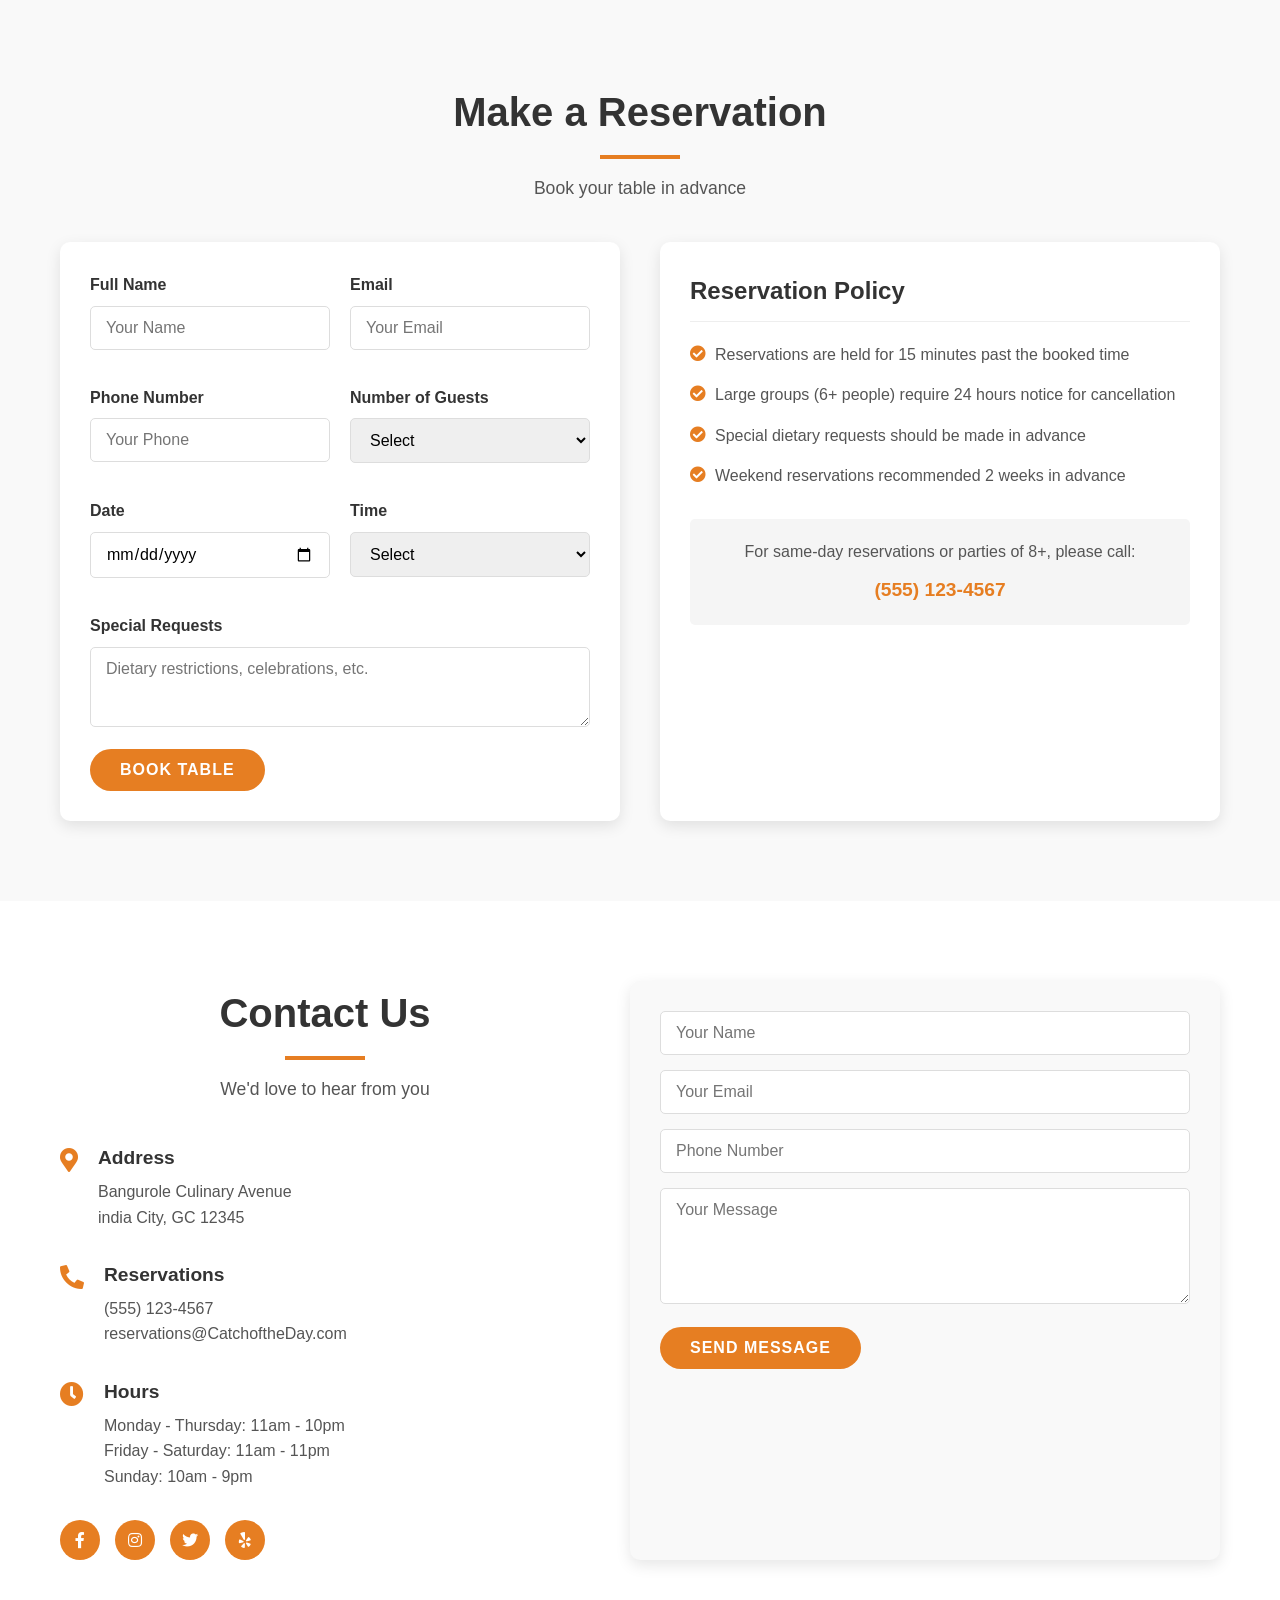
<file: reservations.html>
<!DOCTYPE html>
<html lang="en">
<head>
    <meta charset="UTF-8">
    <meta name="viewport" content="width=device-width, initial-scale=1.0">
    <title>Restaurant Reservations & Contact</title>
    <link rel="stylesheet" href="https://cdnjs.cloudflare.com/ajax/libs/font-awesome/5.15.4/css/all.min.css">
    <style>
        /* General Styles */
        :root {
            --primary-color: #e67e22;
            --secondary-color: #333;
            --light-color: #f9f9f9;
            --dark-color: #222;
            --text-color: #555;
            --white: #fff;
            --shadow: 0 5px 15px rgba(0, 0, 0, 0.1);
            --transition: all 0.3s ease;
        }

        * {
            margin: 0;
            padding: 0;
            box-sizing: border-box;
        }

        body {
            font-family: 'Segoe UI', Tahoma, Geneva, Verdana, sans-serif;
            line-height: 1.6;
            color: var(--text-color);
        }

        .container {
            max-width: 1200px;
            margin: 0 auto;
            padding: 0 20px;
        }

        .section-title {
            font-size: 2.5rem;
            color: var(--secondary-color);
            margin-bottom: 15px;
            text-align: center;
            position: relative;
            padding-bottom: 15px;
        }

        .section-title::after {
            content: '';
            position: absolute;
            bottom: 0;
            left: 50%;
            transform: translateX(-50%);
            width: 80px;
            height: 4px;
            background: var(--primary-color);
        }

        .section-subtitle {
            font-size: 1.1rem;
            color: var(--text-color);
            text-align: center;
            margin-bottom: 40px;
            font-weight: 300;
        }

        .btn {
            display: inline-block;
            padding: 12px 30px;
            background: var(--primary-color);
            color: var(--white);
            border: none;
            border-radius: 30px;
            cursor: pointer;
            font-size: 1rem;
            font-weight: 600;
            text-transform: uppercase;
            letter-spacing: 1px;
            transition: var(--transition);
            text-decoration: none;
        }

        .btn:hover {
            background: #d35400;
            transform: translateY(-3px);
            box-shadow: var(--shadow);
        }

        /* Reservations Section */
        .Reservation {
            padding: 80px 0;
            background: var(--light-color);
        }

        .reservation-form {
            display: flex;
            flex-wrap: wrap;
            justify-content: space-between;
            gap: 40px;
            margin-top: 30px;
        }

        .reservation-form form {
            flex: 1;
            min-width: 300px;
            background: var(--white);
            padding: 30px;
            border-radius: 10px;
            box-shadow: var(--shadow);
        }

        .reservation-info {
            flex: 1;
            min-width: 300px;
            background: var(--white);
            padding: 30px;
            border-radius: 10px;
            box-shadow: var(--shadow);
        }

        .form-row {
            display: flex;
            flex-wrap: wrap;
            gap: 20px;
            margin-bottom: 20px;
        }

        .form-group {
            flex: 1;
            min-width: 200px;
            margin-bottom: 15px;
        }

        .form-group label {
            display: block;
            margin-bottom: 8px;
            font-weight: 600;
            color: var(--secondary-color);
        }

        .form-group input,
        .form-group select,
        .form-group textarea {
            width: 100%;
            padding: 12px 15px;
            border: 1px solid #ddd;
            border-radius: 5px;
            font-family: inherit;
            font-size: 1rem;
            transition: var(--transition);
        }

        .form-group input:focus,
        .form-group select:focus,
        .form-group textarea:focus {
            outline: none;
            border-color: var(--primary-color);
            box-shadow: 0 0 0 2px rgba(230, 126, 34, 0.2);
        }

        .form-group textarea {
            resize: vertical;
        }

        .reservation-info h3 {
            font-size: 1.5rem;
            color: var(--secondary-color);
            margin-bottom: 20px;
            padding-bottom: 10px;
            border-bottom: 1px solid #eee;
        }

        .reservation-info ul {
            list-style: none;
            margin-bottom: 30px;
        }

        .reservation-info li {
            margin-bottom: 15px;
            padding-left: 25px;
            position: relative;
        }

        .reservation-info li i {
            position: absolute;
            left: 0;
            top: 3px;
            color: var(--primary-color);
        }

        .contact-cta {
            background: #f5f5f5;
            padding: 20px;
            border-radius: 5px;
            text-align: center;
        }

        .contact-cta p {
            margin-bottom: 10px;
        }

        .phone-link {
            display: inline-block;
            font-size: 1.2rem;
            font-weight: 600;
            color: var(--primary-color);
            text-decoration: none;
            transition: var(--transition);
        }

        .phone-link:hover {
            color: #d35400;
        }

        /* Contact Section */
        .contact {
            padding: 80px 0;
            background: var(--white);
        }

        .contact .container {
            display: flex;
            flex-wrap: wrap;
            gap: 40px;
        }

        .contact-info {
            flex: 1;
            min-width: 300px;
        }

        .contact-form {
            flex: 1;
            min-width: 300px;
            background: var(--light-color);
            padding: 30px;
            border-radius: 10px;
            box-shadow: var(--shadow);
        }

        .info-item {
            display: flex;
            align-items: flex-start;
            margin-bottom: 30px;
        }

        .info-item i {
            font-size: 1.5rem;
            color: var(--primary-color);
            margin-right: 20px;
            margin-top: 5px;
        }

        .info-item h4 {
            font-size: 1.2rem;
            color: var(--secondary-color);
            margin-bottom: 5px;
        }

        .social-links {
            display: flex;
            gap: 15px;
            margin-top: 30px;
        }

        .social-links a {
            display: flex;
            align-items: center;
            justify-content: center;
            width: 40px;
            height: 40px;
            background: var(--primary-color);
            color: var(--white);
            border-radius: 50%;
            transition: var(--transition);
            text-decoration: none;
        }

        .social-links a:hover {
            background: var(--secondary-color);
            transform: translateY(-3px);
        }

        /* Responsive Styles */
        @media (max-width: 768px) {
            .section-title {
                font-size: 2rem;
            }

            .form-row {
                flex-direction: column;
                gap: 0;
            }

            .form-group {
                min-width: 100%;
            }

            .reservation-form,
            .contact .container {
                flex-direction: column;
            }
        }
    </style>
</head>
<body>
    <!-- Reservations Section -->
    <section class="Reservation" id="Reservation">
        <div class="container">
            <h2 class="section-title">Make a Reservation</h2>
            <p class="section-subtitle">Book your table in advance</p>
            
            <div class="reservation-form">
                <form>
                    <div class="form-row">
                        <div class="form-group">
                            <label for="name">Full Name</label>
                            <input type="text" id="name" placeholder="Your Name" required>
                        </div>
                        <div class="form-group">
                            <label for="email">Email</label>
                            <input type="email" id="email" placeholder="Your Email" required>
                        </div>
                    </div>
                    
                    <div class="form-row">
                        <div class="form-group">
                            <label for="phone">Phone Number</label>
                            <input type="tel" id="phone" placeholder="Your Phone" required>
                        </div>
                        <div class="form-group">
                            <label for="guests">Number of Guests</label>
                            <select id="guests" required>
                                <option value="" disabled selected>Select</option>
                                <option value="1">1 Person</option>
                                <option value="2">2 People</option>
                                <option value="3">3 People</option>
                                <option value="4">4 People</option>
                                <option value="5">5 People</option>
                                <option value="6">6 People</option>
                                <option value="7">7+ People</option>
                            </select>
                        </div>
                    </div>
                    
                    <div class="form-row">
                        <div class="form-group">
                            <label for="date">Date</label>
                            <input type="date" id="date" required>
                        </div>
                        <div class="form-group">
                            <label for="time">Time</label>
                            <select id="time" required>
                                <option value="" disabled selected>Select</option>
                                <option value="11:00">11:00 AM</option>
                                <option value="11:30">11:30 AM</option>
                                <option value="12:00">12:00 PM</option>
                                <option value="12:30">12:30 PM</option>
                                <option value="13:00">1:00 PM</option>
                                <option value="13:30">1:30 PM</option>
                                <option value="17:00">5:00 PM</option>
                                <option value="17:30">5:30 PM</option>
                                <option value="18:00">6:00 PM</option>
                                <option value="18:30">6:30 PM</option>
                                <option value="19:00">7:00 PM</option>
                                <option value="19:30">7:30 PM</option>
                                <option value="20:00">8:00 PM</option>
                                <option value="20:30">8:30 PM</option>
                                <option value="21:00">9:00 PM</option>
                            </select>
                        </div>
                    </div>
                    
                    <div class="form-group">
                        <label for="special-requests">Special Requests</label>
                        <textarea id="special-requests" rows="3" placeholder="Dietary restrictions, celebrations, etc."></textarea>
                    </div>
                    
                    <button type="submit" class="btn btn-primary">Book Table</button>
                </form>
                
                <div class="reservation-info">
                    <h3>Reservation Policy</h3>
                    <ul>
                        <li><i class="fas fa-check-circle"></i> Reservations are held for 15 minutes past the booked time</li>
                        <li><i class="fas fa-check-circle"></i> Large groups (6+ people) require 24 hours notice for cancellation</li>
                        <li><i class="fas fa-check-circle"></i> Special dietary requests should be made in advance</li>
                        <li><i class="fas fa-check-circle"></i> Weekend reservations recommended 2 weeks in advance</li>
                    </ul>
                    
                    <div class="contact-cta">
                        <p>For same-day reservations or parties of 8+, please call:</p>
                        <a href="tel:5551234567" class="phone-link">(555) 123-4567</a>
                    </div>
                </div>
            </div>
        </div>
    </section>
    

    <!-- Contact Section -->
    <section class="contact" id="contact">
        <div class="container">
            <div class="contact-info">
                <h2 class="section-title">Contact Us</h2>
                <p class="section-subtitle">We'd love to hear from you</p>
                
                <div class="info-item">
                    <i class="fas fa-map-marker-alt"></i>
                    <div>
                        <h4>Address</h4>
                        <p>Bangurole Culinary Avenue<br>india City, GC 12345</p>
                    </div>
                </div>
                
                <div class="info-item">
                    <i class="fas fa-phone-alt"></i>
                    <div>
                        <h4>Reservations</h4>
                        <p>(555) 123-4567<br>reservations@CatchoftheDay.com</p>
                    </div>
                </div>
                
                <div class="info-item">
                    <i class="fas fa-clock"></i>
                    <div>
                        <h4>Hours</h4>
                        <p>Monday - Thursday: 11am - 10pm<br>
                           Friday - Saturday: 11am - 11pm<br>
                           Sunday: 10am - 9pm</p>
                    </div>
                </div>
                
                <div class="social-links">
                    <a href="#"><i class="fab fa-facebook-f"></i></a>
                    <a href="#"><i class="fab fa-instagram"></i></a>
                    <a href="#"><i class="fab fa-twitter"></i></a>
                    <a href="#"><i class="fab fa-yelp"></i></a>
                </div>
            </div>
            
            <div class="contact-form">
                <form>
                    <div class="form-group">
                        <input type="text" placeholder="Your Name" required>
                    </div>
                    <div class="form-group">
                        <input type="email" placeholder="Your Email" required>
                    </div>
                    <div class="form-group">
                        <input type="tel" placeholder="Phone Number">
                    </div>
                    <div class="form-group">
                        <textarea placeholder="Your Message" rows="5" required></textarea>
                    </div>
                    <button type="submit" class="btn btn-primary">Send Message</button>
                </form>
            </div>
        </div>
    </section>
</body>
</html>
</file>
